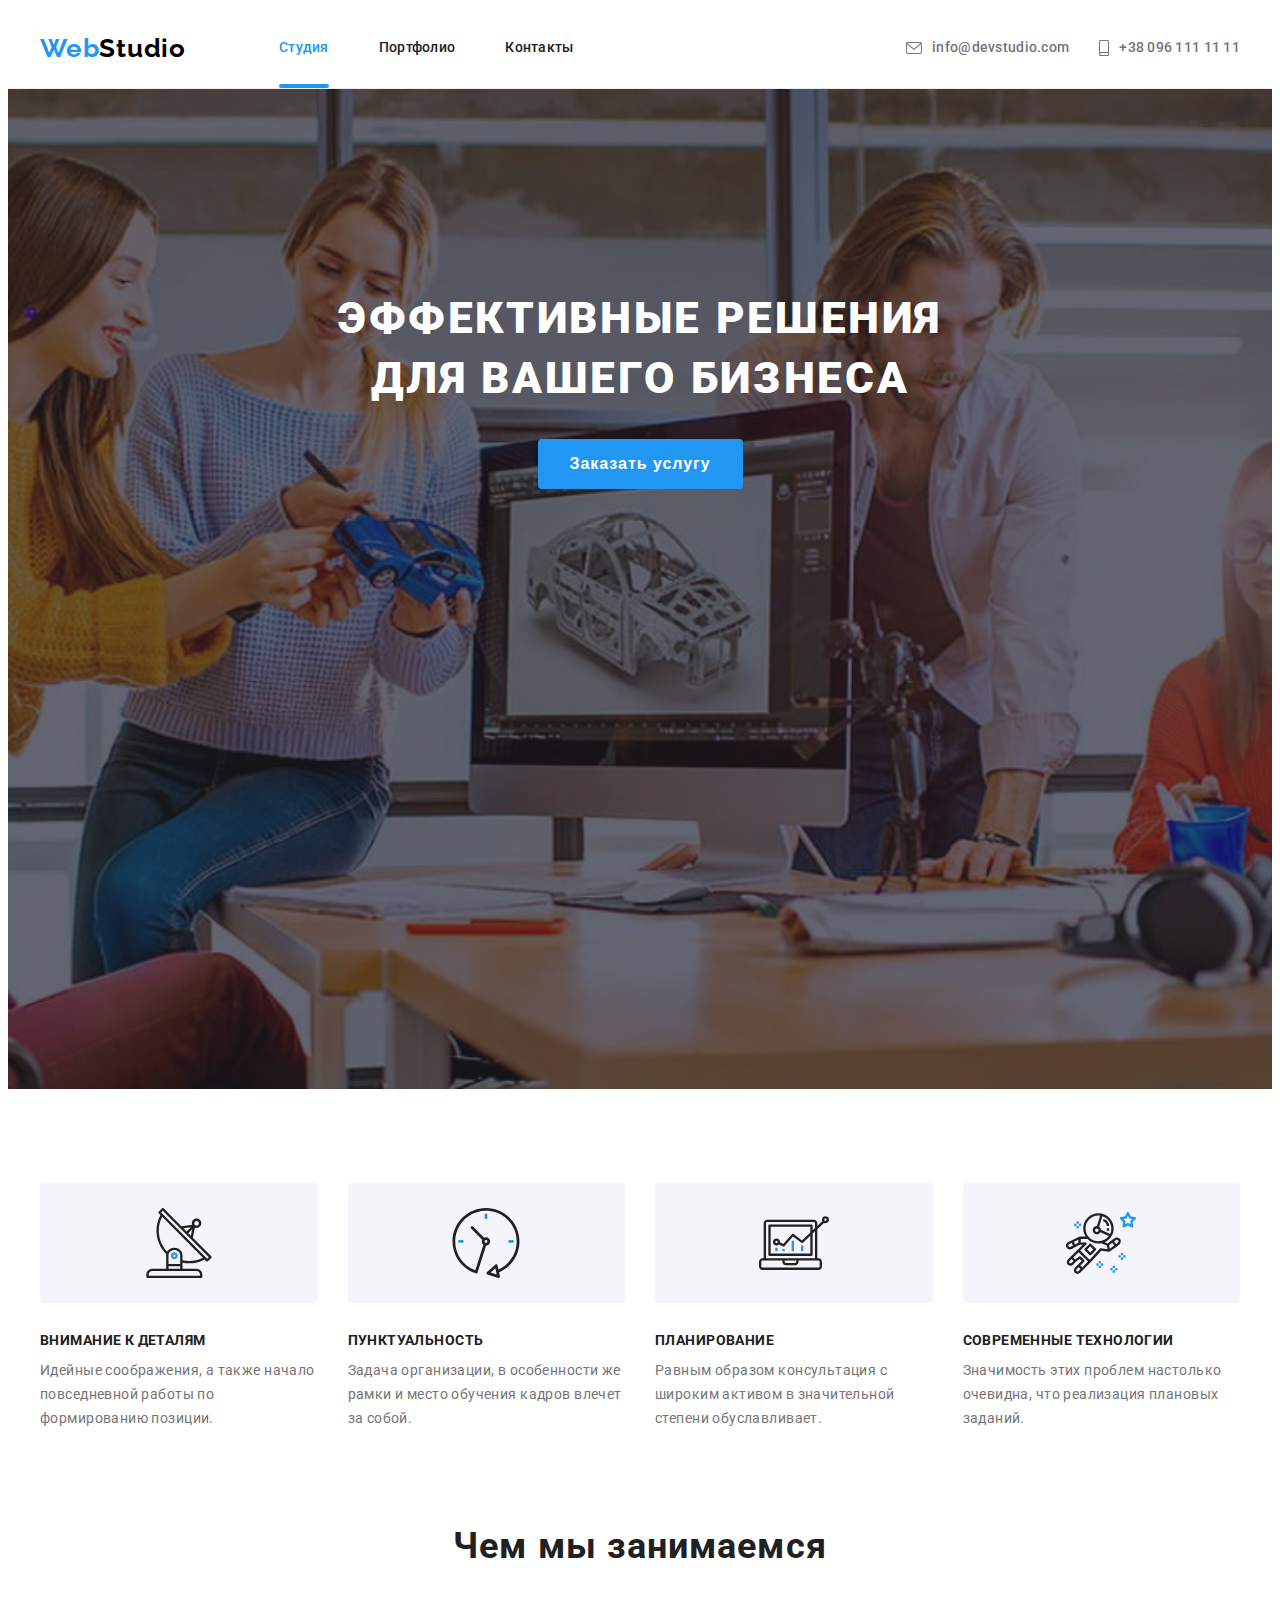
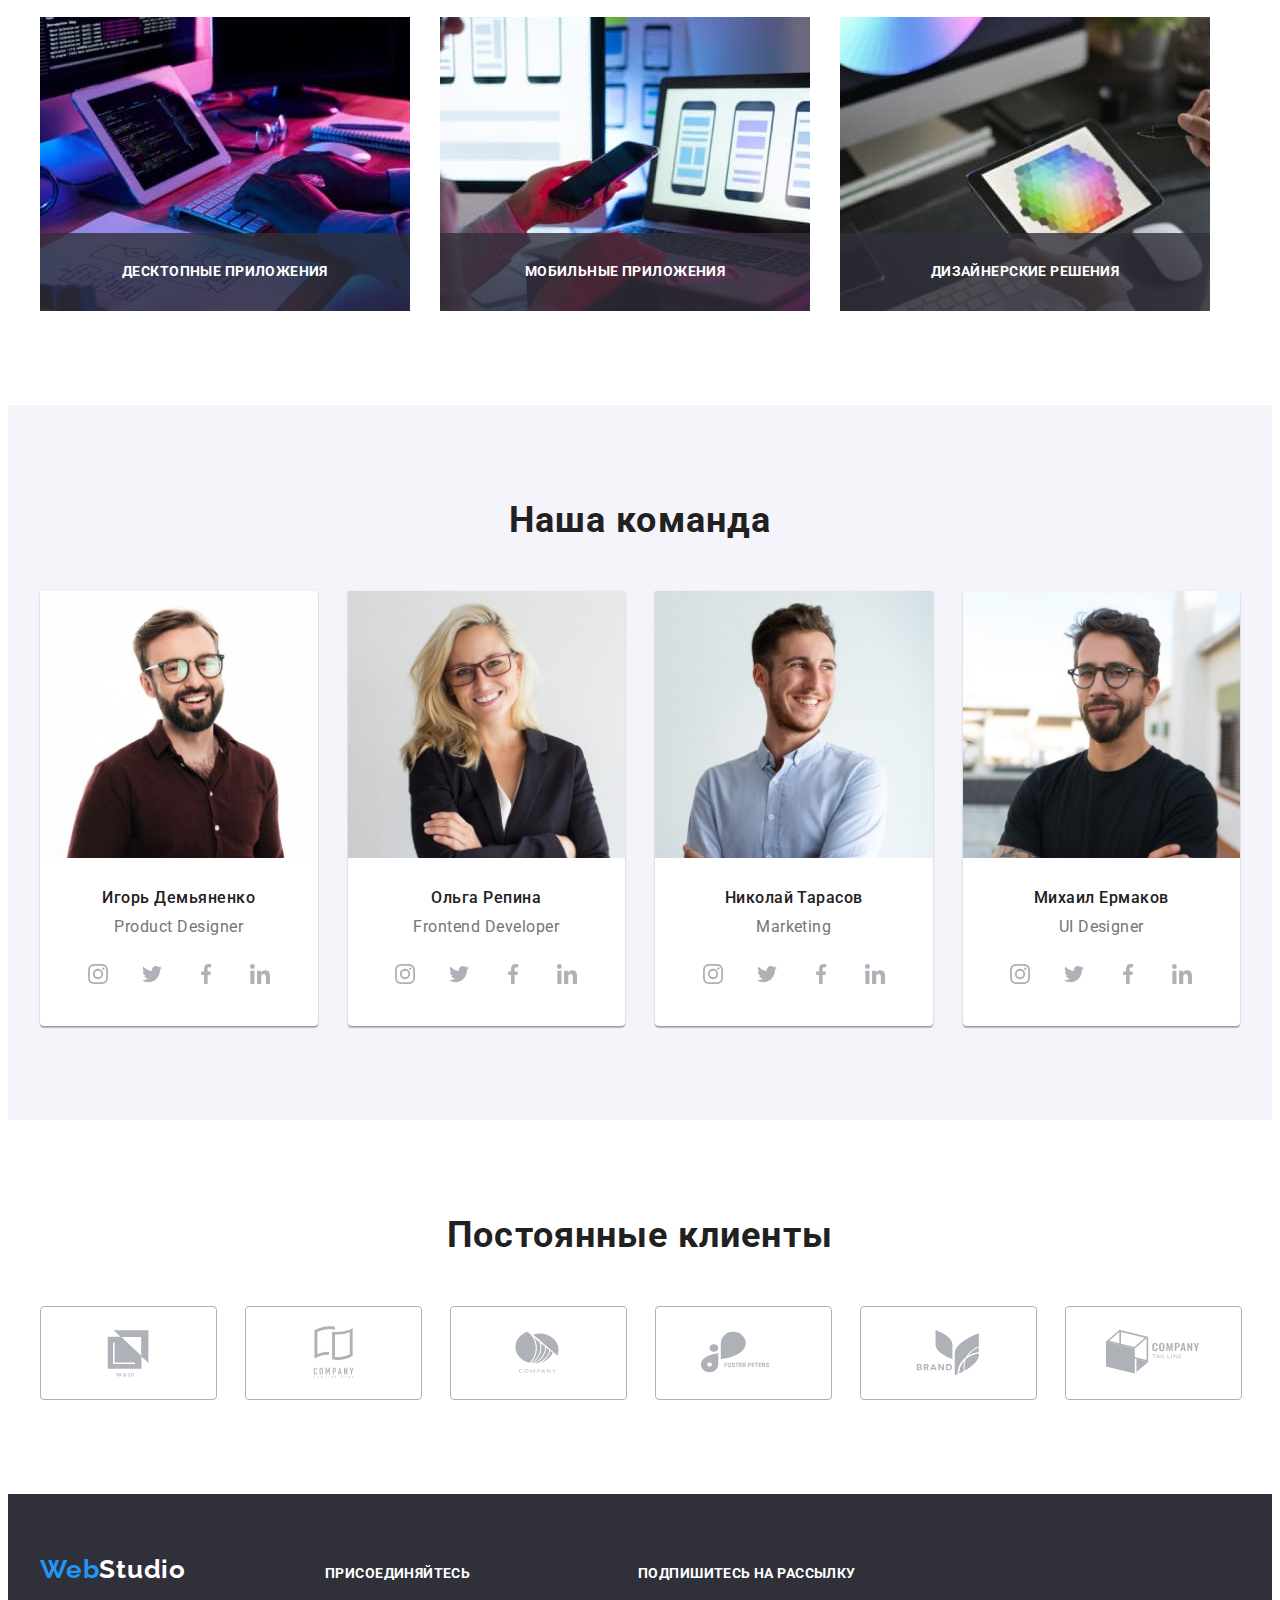
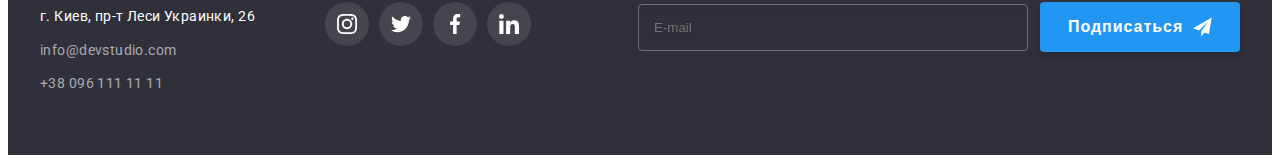
<file: index.html>
<!DOCTYPE html>
<html lang="ru">
  <head>
    <meta charset="UTF-8" />
    <meta http-equiv="X-UA-Compatible" content="IE=edge" />
    <meta name="viewport" content="width=device-width, initial-scale=1.0" />
    <title>Студия</title>
    <!-- Fonts -->
    <link rel="preconnect" href="https://fonts.googleapis.com" />
    <link rel="preconnect" href="https://fonts.gstatic.com" crossorigin />
    <link
      href="https://fonts.googleapis.com/css2?family=Raleway:wght@700&family=Roboto:wght@400;500;700;900&display=swap"
      rel="stylesheet"
    />
    <!--Normalize  -->
    <link
      rel="stylesheet"
      href="https://cdnjs.cloudflare.com/ajax/libs/modern-normalize/1.1.0/modern-normalize.min.css"
      integrity="sha512-wpPYUAdjBVSE4KJnH1VR1HeZfpl1ub8YT/NKx4PuQ5NmX2tKuGu6U/JRp5y+Y8XG2tV+wKQpNHVUX03MfMFn9Q=="
      crossorigin="anonymous"
      referrerpolicy="no-referrer"
    />
    <!-- Custom styles -->
    <link rel="stylesheet" href="./css/main.min.css" />
  </head>
  <body>
    <!--Шапка-->
    <header class="header">
      <div class="container header-container">
        <a class="logo header-logo" href="./index.html"
          >Web<span class="logo-header">Studio</span></a
        >
        <nav class="header-nav">
          <ul class="header-nav__list">
            <li class="header-nav__item">
              <a class="link header-nav__link header-nav__link--active" href="./index.html"
                >Студия</a
              >
            </li>
            <li class="header-nav__item">
              <a class="link header-nav__link" href="./portfolio.html">Портфолио</a>
            </li>
            <li class="header-nav__item">
              <a class="link header-nav__link" href="#">Контакты</a>
            </li>
          </ul>
        </nav>

        <ul class="contact">
          <li class="contact__item">
            <a class="link contact__link" href="mailto:info@devstudio.com">
              <svg class="contact__icon" width="16" height="12">
                <use href="./images/sprite.svg#icon-envelope"></use>
              </svg>
              info@devstudio.com</a
            >
          </li>
          <li class="contact__item">
            <a class="link contact__link" href="tel:+380961111111">
              <svg class="contact__icon" width="10" height="16">
                <use href="./images/sprite.svg#icon-smartphone"></use>
              </svg>
              +38 096 111 11 11</a
            >
          </li>
        </ul>

        <button
          class="menu__button"
          type="button"
          aria-expanded="false"
          aria-controls="burger-menu__container"
          data-menu-button
        >
          <svg width="40" height="40" aria-label="Переключатель мобильного миню">
            <use class="icon-close" href="./images/sprite.svg#icon-close"></use>
            <use class="icon-menu" href="./images/sprite.svg#icon-menu"></use>
          </svg>
        </button>

        <div class="menu" id="menu__container" data-menu>
          <ul class="menu__nav-list">
            <li class="menu__nav-item">
              <a class="menu__nav-link menu__nav-link--active link" href="./index.html">Студия</a>
            </li>
            <li class="menu__nav-item">
              <a class="menu__nav-link link" href="./portfolio.html">Портфолио</a>
            </li>
            <li class="menu__nav-item">
              <a class="menu__nav-link link" href="#">Контакты</a>
            </li>
          </ul>
          <ul class="menu__contact-list">
            <li class="menu__contact-item">
              <a class="link menu__contact-link--active" href="tel:+380961111111">
                +38 096 111 11 11</a
              >
            </li>
            <li class="menu__contact-item">
              <a class="link menu__contact-link" href="mailto:info@devstudio.com">
                info@devstudio.com</a
              >
            </li>
          </ul>

          <ul class="social-list__menu">
            <li class="social-list__item">
              <a href="" class="link social-list__links">Instagram</a>
            </li>
            <li class="social-list__item">
              <a href="" class="link social-list__links">Twitter</a>
            </li>
            <li class="social-list__item">
              <a href="" class="link social-list__links">Facebook</a>
            </li>
            <li class="social-list__item">
              <a href="" class="link social-list__links">LinkedIn</a>
            </li>
          </ul>
        </div>
      </div>
    </header>
    <main>
      <!--Секция герой-->
      <section class="hero">
        <div class="container">
          <h1 class="hero__title">Эффективные решения для вашего бизнеса</h1>
          <button class="btn hero__btn" type="button" data-modal-open>Заказать услугу</button>
          <div class="backdrop is-hidden" data-modal>
            <div class="modal-wrapper">
              <button class="modal-btn" data-modal-close>
                <svg class="icon-close-modal" width="11" height="11">
                  <use href="./images/sprite.svg#icon-Vector"></use>
                </svg>
              </button>
              <form class="modal-form">
                <b class="modal-text">Оставьте свои данные, мы вам перезвоним</b>
                <div class="modal-form__group">
                  <label class="modal-form__label">
                    <span class="modal-form__text">Имя</span>
                    <span class="modal-form__input-box">
                      <input class="modal-form__input" type="text" name="user-name" />
                      <svg class="modal-form__icon" width="18" height="18">
                        <use href="./images/sprite.svg#icon-person-modal"></use>
                      </svg>
                    </span>
                  </label>
                  <label class="modal-form__label">
                    <span class="modal-form__text">Телефон</span>
                    <span class="modal-form__input-box">
                      <input class="modal-form__input" type="tel" name="user-phone" />
                      <svg class="modal-form__icon" width="18" height="18">
                        <use href="./images/sprite.svg#icon-phone-modal"></use>
                      </svg>
                    </span>
                  </label>
                  <label class="modal-form__label">
                    <span class="modal-form__text">Почта</span>
                    <span class="modal-form__input-box">
                      <input class="modal-form__input" type="email" name="user-email" />
                      <svg class="modal-form__icon" width="18" height="18">
                        <use href="./images/sprite.svg#icon-email-modal"></use>
                      </svg>
                    </span>
                  </label>
                  <label class="modal-form__label-comment">
                    <span class="modal-form__text">Комментарий</span>
                    <textarea
                      class="modal-form__textarea"
                      name="user-comment"
                      placeholder="Введите текст"
                    ></textarea>
                  </label>
                  <label class="modal-form__checkbox">
                    <input class="checkbox visually-hidden" type="checkbox" name="checkbox" />
                    <span class="checked">
                      <svg class="modal-form__checked-icon" width="16" height="15">
                        <use href="./images/sprite.svg#icon-check"></use>
                      </svg>
                    </span>
                    <span class="checkbox__text">
                      Соглашаюсь с рассылкой и принимаю
                      <a class="modal-form__link" href="" target="_blank" rel="noopener norefferer"
                        >Условия договора</a
                      >
                    </span>
                  </label>
                  <button class="modal-submit btn" type="submit">Отправить</button>
                </div>
              </form>
            </div>
          </div>
        </div>
      </section>
      <!--Секция особенности-->
      <section class="benefits section">
        <div class="container">
          <h2 class="benefits-heading visually-hidden">Особенности</h2>
          <ul class="benefits__list">
            <li class="benefits__item">
              <div class="benefits__icon">
                <svg width="70" height="70">
                  <use href="./images/sprite.svg#icon-antenna"></use>
                </svg>
              </div>
              <h3 class="benefits__title">Внимание к деталям</h3>
              <p class="benefits__text">
                Идейные соображения, а также начало повседневной работы по формированию позиции.
              </p>
            </li>
            <li class="benefits__item">
              <div class="benefits__icon">
                <svg width="70" height="70">
                  <use href="./images/sprite.svg#icon-clock"></use>
                </svg>
              </div>
              <h3 class="benefits__title">Пунктуальность</h3>
              <p class="benefits__text">
                Задача организации, в особенности же рамки и место обучения кадров влечет за собой.
              </p>
            </li>
            <li class="benefits__item">
              <div class="benefits__icon">
                <svg width="70" height="70">
                  <use href="./images/sprite.svg#icon-diagram"></use>
                </svg>
              </div>
              <h3 class="benefits__title">Планирование</h3>
              <p class="benefits__text">
                Равным образом консультация с широким активом в значительной степени обуславливает.
              </p>
            </li>
            <li class="benefits__item">
              <div class="benefits__icon">
                <svg width="70" height="70">
                  <use href="./images/sprite.svg#icon-astronaut"></use>
                </svg>
              </div>
              <h3 class="benefits__title">Современные технологии</h3>
              <p class="benefits__text">
                Значимость этих проблем настолько очевидна, что реализация плановых заданий.
              </p>
            </li>
          </ul>
        </div>
      </section>
      <!--Чем занимаемся-->
      <section class="work section">
        <div class="container">
          <h2 class="work__title">Чем мы занимаемся</h2>
          <ul class="work__list">
            <li class="work__item">
              <img
                srcset="./images/work/box-1.jpg 1x, ./images/work/box-1@2x.jpg 2x"
                src="./images/work/box-1.jpg"
                alt="на компьютере"
                width="370"
                height="294"
              />
              <div class="work__lable">
                <h3 class="work__subtitle">Десктопные приложения</h3>
              </div>
            </li>
            <li class="work__item">
              <img
                srcset="./images/work/box-2.jpg 1x, ./images/work/box-2@2x.jpg 2x"
                src="./images/work/box-2.jpg"
                alt="на ноутбуке"
                width="370"
                height="294"
              />
              <div class="work__lable">
                <h3 class="work__subtitle">Мобильные приложения</h3>
              </div>
            </li>
            <li class="work__item">
              <img
                srcset="./images/work/box-3.jpg 1x, ./images/work/box-3@2x.jpg 2x"
                src="./images/work/box-3.jpg"
                alt="на планшете"
                width="370"
                height="294"
              />
              <div class="work__lable">
                <h3 class="work__subtitle">Дизайнерские решения</h3>
              </div>
            </li>
          </ul>
        </div>
      </section>
      <!--Наша команда-->
      <section class="team section">
        <div class="container">
          <h2 class="team__title">Наша команда</h2>
          <ul class="team__list">
            <li class="team__item">
              <picture>
                <source
                  srcset="./images/our-team/team-1_lg.jpg 1x, ./images/our-team/team-1_lg@2x.jpg 2x"
                  media="(min-width: 1200px)"
                />
                <source
                  srcset="./images/our-team/team-1_md.jpg 1x, ./images/our-team/team-1_md@2x.jpg 2x"
                  media="(min-width: 768px)"
                />
                <source
                  srcset="./images/our-team/team-1_sm.jpg 1x, ./images/our-team/team-1_sm@2x.jpg 2x"
                  media="(max-width: 767px)"
                />
                <img
                  class="team__img"
                  src="./images/our-team/team-1_sm.jpg"
                  alt="Игорь Демьяненко"
                  width="450"
                />
              </picture>

              <div class="team__card">
                <h3 class="team__subtitle">Игорь Демьяненко</h3>
                <p class="team__text" lang="en">Product Designer</p>
                <ul class="team__socials-list">
                  <li class="team__socials-item">
                    <a
                      class="team__socials-link link"
                      href=""
                      target="_blank"
                      rel="noopener noreferrer"
                      aria-label="иконка Instagram"
                    >
                      <svg class="team__socials-icon" width="20" height="20">
                        <use href="./images/sprite.svg#icon-instagram"></use>
                      </svg>
                    </a>
                  </li>
                  <li class="team__socials-item">
                    <a
                      class="team__socials-link link"
                      href=""
                      target="_blank"
                      rel="noopener noreferrer"
                      aria-label="иконка Twitter"
                    >
                      <svg class="team__socials-icon" width="20" height="20">
                        <use href="./images/sprite.svg#icon-twitter"></use>
                      </svg>
                    </a>
                  </li>
                  <li class="team__socials-item">
                    <a
                      class="team__socials-link link"
                      href=""
                      target="_blank"
                      rel="noopener noreferrer"
                      aria-label="иконка Facebook"
                    >
                      <svg class="team__socials-icon" width="20" height="20">
                        <use href="./images/sprite.svg#icon-facebook"></use>
                      </svg>
                    </a>
                  </li>
                  <li class="team__socials-item">
                    <a
                      class="team__socials-link link"
                      href=""
                      target="_blank"
                      rel="noopener noreferrer"
                      aria-label="иконка Linkedin"
                    >
                      <svg class="team__socials-icon" width="20" height="20">
                        <use href="./images/sprite.svg#icon-linkedin"></use>
                      </svg>
                    </a>
                  </li>
                </ul>
              </div>
            </li>
            <li class="team__item">
              <picture>
                <source
                  srcset="./images/our-team/team-2_lg.jpg 1x, ./images/our-team/team-2_lg@2x.jpg 2x"
                  media="(min-width: 1200px)"
                />
                <source
                  srcset="./images/our-team/team-2_md.jpg 1x, ./images/our-team/team-2_md@2x.jpg 2x"
                  media="(min-width: 768px)"
                />
                <source
                  srcset="./images/our-team/team-2_sm.jpg 1x, ./images/our-team/team-2_sm@2x.jpg 2x"
                  media="(max-width: 767px)"
                />
                <img
                  class="team__img"
                  src="./images/our-team/team-2_sm.jpg"
                  alt="Ольга Репина"
                  width="450"
                />
              </picture>
              <div class="team__card">
                <h3 class="team__subtitle">Ольга Репина</h3>
                <p class="team__text" lang="en">Frontend Developer</p>
                <ul class="team__socials-list">
                  <li class="team__socials-item">
                    <a
                      class="team__socials-link link"
                      href=""
                      target="_blank"
                      rel="noopener noreferrer"
                      aria-label="иконка Instagram"
                    >
                      <svg class="team__socials-icon" width="20" height="20">
                        <use href="./images/sprite.svg#icon-instagram"></use>
                      </svg>
                    </a>
                  </li>
                  <li class="team__socials-item">
                    <a
                      class="team__socials-link link"
                      href=""
                      target="_blank"
                      rel="noopener noreferrer"
                      aria-label="иконка Twitter"
                    >
                      <svg class="team__socials-icon" width="20" height="20">
                        <use href="./images/sprite.svg#icon-twitter"></use>
                      </svg>
                    </a>
                  </li>
                  <li class="team__socials-item">
                    <a
                      class="team__socials-link link"
                      href=""
                      target="_blank"
                      rel="noopener noreferrer"
                      aria-label="иконка Facebook"
                    >
                      <svg class="team__socials-icon" width="20" height="20">
                        <use href="./images/sprite.svg#icon-facebook"></use>
                      </svg>
                    </a>
                  </li>
                  <li class="team__socials-item">
                    <a
                      class="team__socials-link link"
                      href=""
                      target="_blank"
                      rel="noopener noreferrer"
                      aria-label="иконка Linkedin"
                    >
                      <svg class="team__socials-icon" width="20" height="20">
                        <use href="./images/sprite.svg#icon-linkedin"></use>
                      </svg>
                    </a>
                  </li>
                </ul>
              </div>
            </li>
            <li class="team__item">
              <picture>
                <source
                  srcset="./images/our-team/team-3_lg.jpg 1x, ./images/our-team/team-3_lg@2x.jpg 2x"
                  media="(min-width: 1200px)"
                />
                <source
                  srcset="./images/our-team/team-3_md.jpg 1x, ./images/our-team/team-3_md@2x.jpg 2x"
                  media="(min-width: 768px)"
                />
                <source
                  srcset="./images/our-team/team-3_sm.jpg 1x, ./images/our-team/team-3_sm@2x.jpg 2x"
                  media="(max-width: 767px)"
                />
                <img
                  class="team__img"
                  src="./images/our-team/team-3_sm.jpg"
                  alt="Николай Тарасов"
                  width="450"
                />
              </picture>

              <div class="team__card">
                <h3 class="team__subtitle">Николай Тарасов</h3>
                <p class="team__text" lang="en">Marketing</p>
                <ul class="team__socials-list">
                  <li class="team__socials-item">
                    <a
                      class="team__socials-link link"
                      href=""
                      target="_blank"
                      rel="noopener noreferrer"
                      aria-label="иконка Instagram"
                    >
                      <svg class="team__socials-icon" width="20" height="20">
                        <use href="./images/sprite.svg#icon-instagram"></use>
                      </svg>
                    </a>
                  </li>
                  <li class="team__socials-item">
                    <a
                      class="team__socials-link link"
                      href=""
                      target="_blank"
                      rel="noopener noreferrer"
                      aria-label="иконка Twitter"
                    >
                      <svg class="team__socials-icon" width="20" height="20">
                        <use href="./images/sprite.svg#icon-twitter"></use>
                      </svg>
                    </a>
                  </li>
                  <li class="team__socials-item">
                    <a
                      class="team__socials-link link"
                      href=""
                      target="_blank"
                      rel="noopener noreferrer"
                      aria-label="иконка Facebook"
                    >
                      <svg class="team__socials-icon" width="20" height="20">
                        <use href="./images/sprite.svg#icon-facebook"></use>
                      </svg>
                    </a>
                  </li>
                  <li class="team__socials-item">
                    <a
                      class="team__socials-link link"
                      href=""
                      target="_blank"
                      rel="noopener noreferrer"
                      aria-label="иконка Linkedin"
                    >
                      <svg class="team__socials-icon" width="20" height="20">
                        <use href="./images/sprite.svg#icon-linkedin"></use>
                      </svg>
                    </a>
                  </li>
                </ul>
              </div>
            </li>
            <li class="team__item">
              <picture>
                <source
                  srcset="./images/our-team/team-4_lg.jpg 1x, ./images/our-team/team-4_lg@2x.jpg 2x"
                  media="(min-width: 1200px)"
                />
                <source
                  srcset="./images/our-team/team-4_md.jpg 1x, ./images/our-team/team-4_md@2x.jpg 2x"
                  media="(min-width: 768px)"
                />
                <source
                  srcset="./images/our-team/team-4_sm.jpg 1x, ./images/our-team/team-4_sm@2x.jpg 2x"
                  media="(max-width: 767px)"
                />
                <img
                  class="team__img"
                  src="./images/our-team/team-4_sm.jpg"
                  alt="Михаил Ермаков"
                  width="450"
                />
              </picture>

              <div class="team__card">
                <h3 class="team__subtitle">Михаил Ермаков</h3>
                <p class="team__text" lang="en">UI Designer</p>
                <ul class="team__socials-list">
                  <li class="team__socials-item">
                    <a
                      class="team__socials-link link"
                      href=""
                      target="_blank"
                      rel="noopener noreferrer"
                      aria-label="иконка Instagram"
                    >
                      <svg class="team__socials-icon" width="20" height="20">
                        <use href="./images/sprite.svg#icon-instagram"></use>
                      </svg>
                    </a>
                  </li>
                  <li class="team__socials-item">
                    <a
                      class="team__socials-link link"
                      href=""
                      target="_blank"
                      rel="noopener noreferrer"
                      aria-label="иконка Twitter"
                    >
                      <svg class="team__socials-icon" width="20" height="20">
                        <use href="./images/sprite.svg#icon-twitter"></use>
                      </svg>
                    </a>
                  </li>
                  <li class="team__socials-item">
                    <a
                      class="team__socials-link link"
                      href=""
                      target="_blank"
                      rel="noopener noreferrer"
                      aria-label="иконка Facebook"
                    >
                      <svg class="team__socials-icon" width="20" height="20">
                        <use href="./images/sprite.svg#icon-facebook"></use>
                      </svg>
                    </a>
                  </li>
                  <li class="team__socials-item">
                    <a
                      class="team__socials-link link"
                      href=""
                      target="_blank"
                      rel="noopener noreferrer"
                      aria-label="иконка Linkedin"
                    >
                      <svg class="team__socials-icon" width="20" height="20">
                        <use href="./images/sprite.svg#icon-linkedin"></use>
                      </svg>
                    </a>
                  </li>
                </ul>
              </div>
            </li>
          </ul>
        </div>
      </section>
      <!-- Клиенты -->
      <section class="section">
        <div class="container clients">
          <h2 class="clients__title">Постоянные клиенты</h2>
          <ul class="clients__list list">
            <li class="clients__item">
              <a class="clients__link" href="">
                <svg class="clients__icon" width="106" height="60">
                  <use href="./images/sprite.svg#icon-logo-1"></use>
                </svg>
              </a>
            </li>
            <li class="clients__item">
              <a class="clients__link" href="">
                <svg class="clients__icon" width="106" height="60">
                  <use href="./images/sprite.svg#icon-logo-2"></use>
                </svg>
              </a>
            </li>
            <li class="clients__item">
              <a class="clients__link" href="">
                <svg class="clients__icon" width="106" height="60">
                  <use href="./images/sprite.svg#icon-logo-3"></use>
                </svg>
              </a>
            </li>
            <li class="clients__item">
              <a class="clients__link" href="">
                <svg class="clients__icon" width="106" height="60">
                  <use href="./images/sprite.svg#icon-logo-4"></use>
                </svg>
              </a>
            </li>
            <li class="clients__item">
              <a class="clients__link" href="">
                <svg class="clients__icon" width="106" height="60">
                  <use href="./images/sprite.svg#icon-logo-5"></use>
                </svg>
              </a>
            </li>
            <li class="clients__item">
              <a class="clients__link" href="">
                <svg class="clients__icon" width="106" height="60">
                  <use href="./images/sprite.svg#icon-logo-6"></use>
                </svg>
              </a>
            </li>
          </ul>
        </div>
      </section>
    </main>
    <!--Подвал сайта-->
    <footer class="footer">
      <div class="container main-footer">
        <div class="container__footer-flex">
          <address class="address">
            <a class="logo main-logo" href="./index.html"
              >Web<span class="logo-footer">Studio</span></a
            >
            <ul class="address-list">
              <li class="address-item">
                <a
                  class="link link-map"
                  href="https://goo.gl/maps/HJ8D9eP6oZ5U4RdWA"
                  target="_blank"
                  rel="noopener noreferrer"
                >
                  г. Киев, пр-т Леси Украинки, 26</a
                >
              </li>
              <li class="address-item">
                <a class="link" href="mailto:info@devstudio.com">info@devstudio.com</a>
              </li>
              <li class="address-item">
                <a class="link" href="tel:+380961111111">+38 096 111 11 11</a>
              </li>
            </ul>
          </address>
          <div class="join-block">
            <h3 class="join-title">присоединяйтесь</h3>
            <ul class="socials list">
              <li class="item">
                <a class="link" href="">
                  <svg class="icon" width="20" height="20">
                    <use href="./images/sprite.svg#icon-instagram"></use>
                  </svg>
                </a>
              </li>
              <li class="item">
                <a class="link" href="">
                  <svg class="icon" width="20" height="20">
                    <use href="./images/sprite.svg#icon-twitter"></use>
                  </svg>
                </a>
              </li>
              <li class="item">
                <a class="link" href="">
                  <svg class="icon" width="20" height="20">
                    <use href="./images/sprite.svg#icon-facebook"></use>
                  </svg>
                </a>
              </li>
              <li class="item">
                <a class="link" href="">
                  <svg class="icon" width="20" height="20">
                    <use href="./images/sprite.svg#icon-linkedin"></use>
                  </svg>
                </a>
              </li>
            </ul>
          </div>
        </div>

        <form class="subscribe-block">
          <h3 class="subscribe-titel">Подпишитесь на рассылку</h3>
          <div class="subscribe-content">
            <input type="email" name="email" placeholder="E-mail" />
            <button class="subscribe-btn btn" type="submit">
              Подписаться
              <svg class="subscribe-icon" width="24" height="24">
                <use href="./images/sprite.svg#icon-send-footer"></use>
              </svg>
            </button>
          </div>
        </form>
      </div>
    </footer>

    <script src="./js/modal.js"></script>
    <script src="./js/menu.js"></script>
  </body>
</html>
</file>
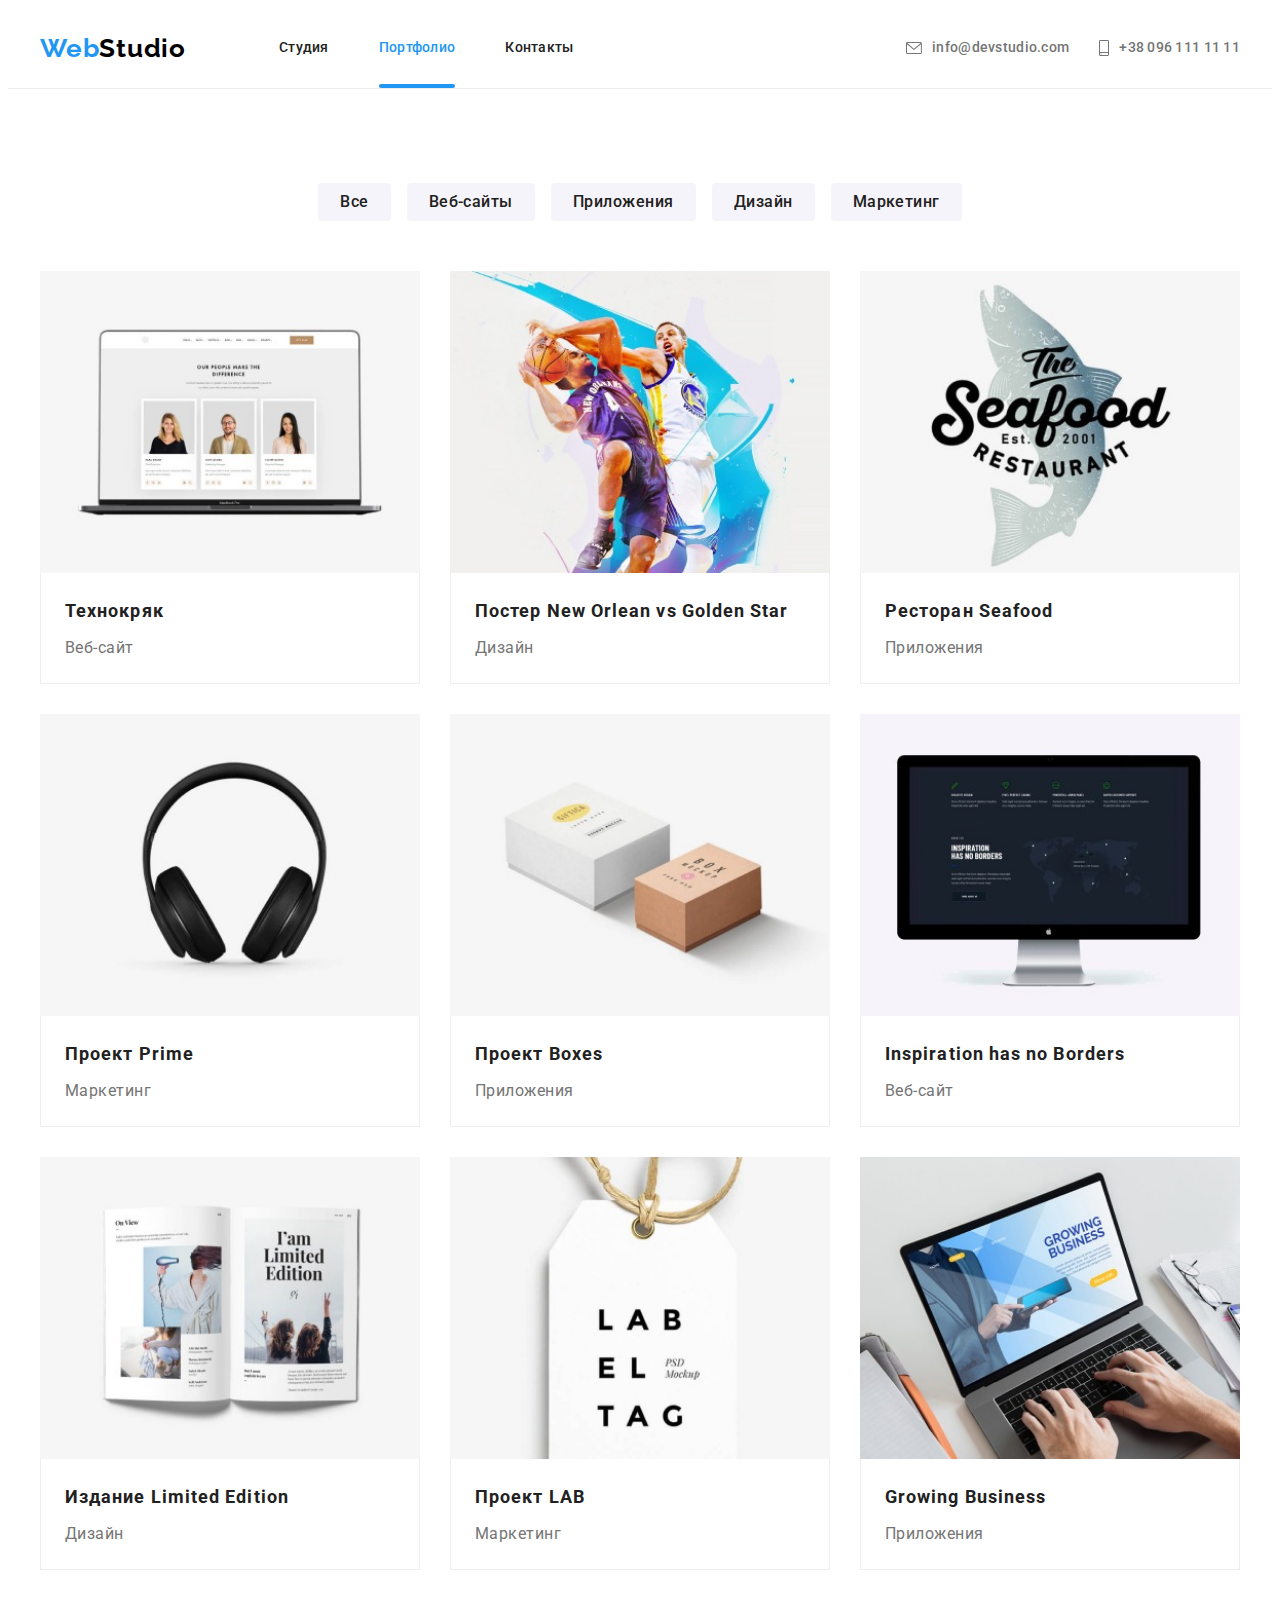
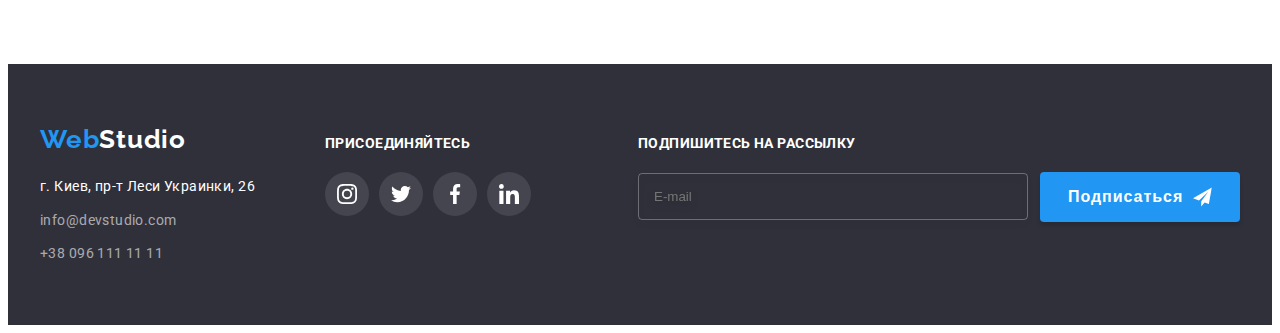
<file: portfolio.html>
<!DOCTYPE html>
<html lang="ru">
  <head>
    <meta charset="UTF-8" />
    <meta http-equiv="X-UA-Compatible" content="IE=edge" />
    <meta name="viewport" content="width=device-width, initial-scale=1.0" />
    <title>Портфолио</title>
    <!-- Fonts -->
    <link rel="preconnect" href="https://fonts.googleapis.com" />
    <link rel="preconnect" href="https://fonts.gstatic.com" crossorigin />
    <link
      href="https://fonts.googleapis.com/css2?family=Raleway:wght@700&family=Roboto:wght@400;500;700;900&display=swap"
      rel="stylesheet"
    />
    <!--Normalize  -->
    <link
      rel="stylesheet"
      href="https://cdnjs.cloudflare.com/ajax/libs/modern-normalize/1.1.0/modern-normalize.min.css"
      integrity="sha512-wpPYUAdjBVSE4KJnH1VR1HeZfpl1ub8YT/NKx4PuQ5NmX2tKuGu6U/JRp5y+Y8XG2tV+wKQpNHVUX03MfMFn9Q=="
      crossorigin="anonymous"
      referrerpolicy="no-referrer"
    />
    <!-- Custom styles -->
    <link rel="stylesheet" href="./css/main.min.css" />
  </head>
  <body>
    <!--Шапка-->
    <header class="header">
      <div class="container header-container">
        <a class="logo header-logo" href="./index.html"
          >Web<span class="logo-header">Studio</span></a
        >
        <nav class="header-nav">
          <ul class="header-nav__list">
            <li class="header-nav__item">
              <a class="link header-nav__link" href="./index.html">Студия</a>
            </li>
            <li class="header-nav__item">
              <a class="link header-nav__link header-nav__link--active" href="./portfolio.html"
                >Портфолио</a
              >
            </li>
            <li class="header-nav__item">
              <a class="link header-nav__link" href="#">Контакты</a>
            </li>
          </ul>
        </nav>

        <ul class="contact">
          <li class="contact__item">
            <a class="link contact__link" href="mailto:info@devstudio.com">
              <svg class="contact__icon" width="16" height="12">
                <use href="./images/sprite.svg#icon-envelope"></use>
              </svg>
              info@devstudio.com</a
            >
          </li>
          <li class="contact__item">
            <a class="link contact__link" href="tel:+380961111111">
              <svg class="contact__icon" width="10" height="16">
                <use href="./images/sprite.svg#icon-smartphone"></use>
              </svg>
              +38 096 111 11 11</a
            >
          </li>
        </ul>

        <button
          class="menu__button"
          type="button"
          aria-expanded="false"
          aria-controls="burger-menu__container"
          data-menu-button
        >
          <svg width="40" height="40" aria-label="Переключатель мобильного миню">
            <use class="icon-close" href="./images/sprite.svg#icon-close"></use>
            <use class="icon-menu" href="./images/sprite.svg#icon-menu"></use>
          </svg>
        </button>

        <div class="menu" id="menu__container" data-menu>
          <ul class="menu__nav-list">
            <li class="menu__nav-item">
              <a class="menu__nav-link link" href="./index.html">Студия</a>
            </li>
            <li class="menu__nav-item">
              <a class="menu__nav-link menu__nav-link--active link" href="./portfolio.html"
                >Портфолио</a
              >
            </li>
            <li class="menu__nav-item">
              <a class="menu__nav-link link" href="#">Контакты</a>
            </li>
          </ul>
          <ul class="menu__contact-list">
            <li class="menu__contact-item">
              <a class="link menu__contact-link--active" href="tel:+380961111111">
                +38 096 111 11 11</a
              >
            </li>
            <li class="menu__contact-item">
              <a class="link menu__contact-link" href="mailto:info@devstudio.com">
                info@devstudio.com</a
              >
            </li>
          </ul>

          <ul class="social-list__menu">
            <li class="social-list__item">
              <a href="" class="link social-list__links">Instagram</a>
            </li>
            <li class="social-list__item">
              <a href="" class="link social-list__links">Twitter</a>
            </li>
            <li class="social-list__item">
              <a href="" class="link social-list__links">Facebook</a>
            </li>
            <li class="social-list__item">
              <a href="" class="link social-list__links">LinkedIn</a>
            </li>
          </ul>
        </div>
      </div>
    </header>
    <!--Портфолио-->
    <main>
      <section class="gallery">
        <div class="container">
          <h1 class="section-title visually-hidden">Кнопки-фильтр</h1>
          <ul class="filter-list">
            <li class="filter-item"><button class="gallery-btn" type="button">Все</button></li>
            <li class="filter-item">
              <button class="gallery-btn" type="button">Веб-сайты</button>
            </li>
            <li class="filter-item">
              <button class="gallery-btn" type="button">Приложения</button>
            </li>
            <li class="filter-item"><button class="gallery-btn" type="button">Дизайн</button></li>
            <li class="filter-item">
              <button class="gallery-btn" type="button">Маркетинг</button>
            </li>
          </ul>
          <h2 class="section-title visually-hidden">Галерея</h2>
          <ul class="gallery-list">
            <li class="gallery-item">
              <a class="link" href="">
                <div class="card-img">
                  <picture>
                    <source
                      srcset="
                        ./images/portfolio/img-1_lg.jpg    1x,
                        ./images/portfolio/img-1_lg@2x.jpg 2x
                      "
                      media="(min-width: 1200px)"
                    />
                    <source
                      srcset="
                        ./images/portfolio/img-1_md.jpg    1x,
                        ./images/portfolio/img-1_md@2x.jpg 2x
                      "
                      media="(min-width: 768px)"
                    />
                    <source
                      srcset="
                        ./images/portfolio/img-1_sm.jpg    1x,
                        ./images/portfolio/img-1_sm@2x.jpg 2x
                      "
                      media="(max-width: 767px)"
                    />
                    <img
                      class="gallery-img"
                      src="./images/portfolio/img-1_sm.jpg"
                      alt="ноутбук с изображением"
                      width="370"
                    />
                  </picture>
                  <p class="overlay-text">
                    Ресурс предлагает комплексные предложения с разным уровнем функционала и
                    сервисов. Все это позволит посетителю получить исчерпывающие сведения о компании
                    или частном лице.
                  </p>
                </div>
                <div class="gallery-card">
                  <h3 class="gallery-title">Технокряк</h3>
                  <p class="gallery-text">Веб-сайт</p>
                </div>
              </a>
            </li>
            <li class="gallery-item">
              <a class="link" href="">
                <div class="card-img">
                  <picture>
                    <source
                      srcset="
                        ./images/portfolio/img-2_lg.jpg    1x,
                        ./images/portfolio/img-2_lg@2x.jpg 2x
                      "
                      media="(min-width: 1200px)"
                    />
                    <source
                      srcset="
                        ./images/portfolio/img-2_md.jpg    1x,
                        ./images/portfolio/img-2_md@2x.jpg 2x
                      "
                      media="(min-width: 768px)"
                    />
                    <source
                      srcset="
                        ./images/portfolio/img-2_sm.jpg    1x,
                        ./images/portfolio/img-2_sm@2x.jpg 2x
                      "
                      media="(max-width: 767px)"
                    />
                    <img
                      class="gallery-img"
                      src="./images/portfolio/img-2_sm.jpg"
                      alt="два басткетболиста"
                      width="370"
                    />
                  </picture>
                  
                  <p class="overlay-text">
                    Ресурс предлагает комплексные предложения с разным уровнем функционала и
                    сервисов. Все это позволит посетителю получить исчерпывающие сведения о компании
                    или частном лице.
                  </p>
                </div>
                <div class="gallery-card">
                  <h3 class="gallery-title">Постер New Orlean vs Golden Star</h3>
                  <p class="gallery-text">Дизайн</p>
                </div>
              </a>
            </li>
            <li class="gallery-item">
              <a class="link" href="">
                <div class="card-img">
                  <picture>
                    <source
                      srcset="
                        ./images/portfolio/img-3_lg.jpg    1x,
                        ./images/portfolio/img-3_lg@2x.jpg 2x
                      "
                      media="(min-width: 1200px)"
                    />
                    <source
                      srcset="
                        ./images/portfolio/img-3_md.jpg    1x,
                        ./images/portfolio/img-3_md@2x.jpg 2x
                      "
                      media="(min-width: 768px)"
                    />
                    <source
                      srcset="
                        ./images/portfolio/img-3_sm.jpg    1x,
                        ./images/portfolio/img-3_sm@2x.jpg 2x
                      "
                      media="(max-width: 767px)"
                    />
                    <img
                      class="gallery-img"
                      src="./images/portfolio/img-3_sm.jpg"
                      alt="логотип рыбы"
                      width="370"
                    />
                  </picture>
                 
                  <p class="overlay-text">
                    Ресурс предлагает комплексные предложения с разным уровнем функционала и
                    сервисов. Все это позволит посетителю получить исчерпывающие сведения о компании
                    или частном лице.
                  </p>
                </div>
                <div class="gallery-card">
                  <h3 class="gallery-title">Ресторан Seafood</h3>
                  <p class="gallery-text">Приложения</p>
                </div>
              </a>
            </li>
            <li class="gallery-item">
              <a class="link" href="">
                <div class="card-img">
                  <picture>
                    <source
                      srcset="
                        ./images/portfolio/img-4_lg.jpg    1x,
                        ./images/portfolio/img-4_lg@2x.jpg 2x
                      "
                      media="(min-width: 1200px)"
                    />
                    <source
                      srcset="
                        ./images/portfolio/img-4_md.jpg    1x,
                        ./images/portfolio/img-4_md@2x.jpg 2x
                      "
                      media="(min-width: 768px)"
                    />
                    <source
                      srcset="
                        ./images/portfolio/img-4_sm.jpg    1x,
                        ./images/portfolio/img-4_sm@2x.jpg 2x
                      "
                      media="(max-width: 767px)"
                    />
                    <img
                      class="gallery-img"
                      src="./images/portfolio/img-4_sm.jpg"
                      alt="наушники"
                      width="370"
                    />
                  </picture>
                  
                  <p class="overlay-text">
                    Ресурс предлагает комплексные предложения с разным уровнем функционала и
                    сервисов. Все это позволит посетителю получить исчерпывающие сведения о компании
                    или частном лице.
                  </p>
                </div>
                <div class="gallery-card">
                  <h3 class="gallery-title">Проект Prime</h3>
                  <p class="gallery-text">Маркетинг</p>
                </div>
              </a>
            </li>
            <li class="gallery-item">
              <a class="link" href="">
                <div class="card-img">
                  <picture>
                    <source
                      srcset="
                        ./images/portfolio/img-5_lg.jpg    1x,
                        ./images/portfolio/img-5_lg@2x.jpg 2x
                      "
                      media="(min-width: 1200px)"
                    />
                    <source
                      srcset="
                        ./images/portfolio/img-5_md.jpg    1x,
                        ./images/portfolio/img-5_md@2x.jpg 2x
                      "
                      media="(min-width: 768px)"
                    />
                    <source
                      srcset="
                        ./images/portfolio/img-5_sm.jpg    1x,
                        ./images/portfolio/img-5_sm@2x.jpg 2x
                      "
                      media="(max-width: 767px)"
                    />
                    <img
                      class="gallery-img"
                      src="./images/portfolio/img-5_sm.jpg"
                      alt="две коробки"
                      width="370"
                    />
                  </picture>
                  
                  <p class="overlay-text">
                    Ресурс предлагает комплексные предложения с разным уровнем функционала и
                    сервисов. Все это позволит посетителю получить исчерпывающие сведения о компании
                    или частном лице.
                  </p>
                </div>
                <div class="gallery-card">
                  <h3 class="gallery-title">Проект Boxes</h3>
                  <p class="gallery-text">Приложения</p>
                </div>
              </a>
            </li>
            <li class="gallery-item">
              <a class="link" href="">
                <div class="card-img">
                  <picture>
                    <source
                      srcset="
                        ./images/portfolio/img-6_lg.jpg    1x,
                        ./images/portfolio/img-6_lg@2x.jpg 2x
                      "
                      media="(min-width: 1200px)"
                    />
                    <source
                      srcset="
                        ./images/portfolio/img-6_md.jpg    1x,
                        ./images/portfolio/img-6_md@2x.jpg 2x
                      "
                      media="(min-width: 768px)"
                    />
                    <source
                      srcset="
                        ./images/portfolio/img-6_sm.jpg    1x,
                        ./images/portfolio/img-6_sm@2x.jpg 2x
                      "
                      media="(max-width: 767px)"
                    />
                    <img
                      class="gallery-img"
                      src="./images/portfolio/img-6_sm.jpg"
                      alt="монитор"
                      width="370"
                    />
                  </picture>
                  
                  <p class="overlay-text">
                    Ресурс предлагает комплексные предложения с разным уровнем функционала и
                    сервисов. Все это позволит посетителю получить исчерпывающие сведения о компании
                    или частном лице.
                  </p>
                </div>
                <div class="gallery-card">
                  <h3 class="gallery-title">Inspiration has no Borders</h3>
                  <p class="gallery-text">Веб-сайт</p>
                </div>
              </a>
            </li>
            <li class="gallery-item">
              <a class="link" href="">
                <div class="card-img">
                  <picture>
                    <source
                      srcset="
                        ./images/portfolio/img-7_lg.jpg    1x,
                        ./images/portfolio/img-7_lg@2x.jpg 2x
                      "
                      media="(min-width: 1200px)"
                    />
                    <source
                      srcset="
                        ./images/portfolio/img-7_md.jpg    1x,
                        ./images/portfolio/img-7_md@2x.jpg 2x
                      "
                      media="(min-width: 768px)"
                    />
                    <source
                      srcset="
                        ./images/portfolio/img-7_sm.jpg    1x,
                        ./images/portfolio/img-7_sm@2x.jpg 2x
                      "
                      media="(max-width: 767px)"
                    />
                    <img
                      class="gallery-img"
                      src="./images/portfolio/img-7_sm.jpg"
                      alt="открытый журнал"
                      width="370"
                    />
                  </picture>
                  
                  <p class="overlay-text">
                    Ресурс предлагает комплексные предложения с разным уровнем функционала и
                    сервисов. Все это позволит посетителю получить исчерпывающие сведения о компании
                    или частном лице.
                  </p>
                </div>
                <div class="gallery-card">
                  <h3 class="gallery-title">Издание Limited Edition</h3>
                  <p class="gallery-text">Дизайн</p>
                </div>
              </a>
            </li>
            <li class="gallery-item">
              <a class="link" href="">
                <div class="card-img">
                  <picture>
                    <source
                      srcset="
                        ./images/portfolio/img-8_lg.jpg    1x,
                        ./images/portfolio/img-8_lg@2x.jpg 2x
                      "
                      media="(min-width: 1200px)"
                    />
                    <source
                      srcset="
                        ./images/portfolio/img-8_md.jpg    1x,
                        ./images/portfolio/img-8_md@2x.jpg 2x
                      "
                      media="(min-width: 768px)"
                    />
                    <source
                      srcset="
                        ./images/portfolio/img-8_sm.jpg    1x,
                        ./images/portfolio/img-8_sm@2x.jpg 2x
                      "
                      media="(max-width: 767px)"
                    />
                    <img
                      class="gallery-img"
                      src="./images/portfolio/img-8_sm.jpg"
                      alt="бирка с верёвкой"
                      width="370"
                    />
                  </picture>
                  
                  <p class="overlay-text">
                    Ресурс предлагает комплексные предложения с разным уровнем функционала и
                    сервисов. Все это позволит посетителю получить исчерпывающие сведения о компании
                    или частном лице.
                  </p>
                </div>
                <div class="gallery-card">
                  <h3 class="gallery-title">Проект LAB</h3>
                  <p class="gallery-text">Маркетинг</p>
                </div>
              </a>
            </li>
            <li class="gallery-item">
              <a class="link" href="">
                <div class="card-img">
                  <picture>
                    <source
                      srcset="
                        ./images/portfolio/img-9_lg.jpg    1x,
                        ./images/portfolio/img-9_lg@2x.jpg 2x
                      "
                      media="(min-width: 1200px)"
                    />
                    <source
                      srcset="
                        ./images/portfolio/img-9_md.jpg    1x,
                        ./images/portfolio/img-9_md@2x.jpg 2x
                      "
                      media="(min-width: 768px)"
                    />
                    <source
                      srcset="
                        ./images/portfolio/img-9_sm.jpg    1x,
                        ./images/portfolio/img-9_sm@2x.jpg 2x
                      "
                      media="(max-width: 767px)"
                    />
                    <img
                      class="gallery-img"
                      src="./images/portfolio/img-9_sm.jpg"
                      alt="руки на ноутбуке"
                      width="370"
                    />
                  </picture>
                  
                  <p class="overlay-text">
                    Ресурс предлагает комплексные предложения с разным уровнем функционала и
                    сервисов. Все это позволит посетителю получить исчерпывающие сведения о компании
                    или частном лице.
                  </p>
                </div>
                <div class="gallery-card">
                  <h3 class="gallery-title">Growing Business</h3>
                  <p class="gallery-text">Приложения</p>
                </div>
              </a>
            </li>
          </ul>
        </div>
      </section>
    </main>
    <!--Подвал сайта-->
    <footer class="footer">
      <div class="container main-footer">
        <div class="container__footer-flex">
          <address class="address">
            <a class="logo main-logo" href="./index.html"
              >Web<span class="logo-footer">Studio</span></a
            >
            <ul class="address-list">
              <li class="address-item">
                <a
                  class="link link-map"
                  href="https://goo.gl/maps/HJ8D9eP6oZ5U4RdWA"
                  target="_blank"
                  rel="noopener noreferrer"
                >
                  г. Киев, пр-т Леси Украинки, 26</a
                >
              </li>
              <li class="address-item">
                <a class="link" href="mailto:info@devstudio.com">info@devstudio.com</a>
              </li>
              <li class="address-item">
                <a class="link" href="tel:+380961111111">+38 096 111 11 11</a>
              </li>
            </ul>
          </address>
          <div class="join-block">
            <h3 class="join-title">присоединяйтесь</h3>
            <ul class="socials list">
              <li class="item">
                <a class="link" href="">
                  <svg class="icon" width="20" height="20">
                    <use href="./images/sprite.svg#icon-instagram"></use>
                  </svg>
                </a>
              </li>
              <li class="item">
                <a class="link" href="">
                  <svg class="icon" width="20" height="20">
                    <use href="./images/sprite.svg#icon-twitter"></use>
                  </svg>
                </a>
              </li>
              <li class="item">
                <a class="link" href="">
                  <svg class="icon" width="20" height="20">
                    <use href="./images/sprite.svg#icon-facebook"></use>
                  </svg>
                </a>
              </li>
              <li class="item">
                <a class="link" href="">
                  <svg class="icon" width="20" height="20">
                    <use href="./images/sprite.svg#icon-linkedin"></use>
                  </svg>
                </a>
              </li>
            </ul>
          </div>
        </div>

        <form class="subscribe-block">
          <h3 class="subscribe-titel">Подпишитесь на рассылку</h3>
          <div class="subscribe-content">
            <input type="email" name="email" placeholder="E-mail" />
            <button class="subscribe-btn btn" type="submit">
              Подписаться
              <svg class="subscribe-icon" width="24" height="24">
                <use href="./images/sprite.svg#icon-send-footer"></use>
              </svg>
            </button>
          </div>
        </form>
      </div>
    </footer>
    <script src="./js/menu.js"></script>
  </body>
</html>
</file>
<file: css/main.min.css>
:root{--main-font: 'Roboto', sans-serif;--secondary-font: 'Raleway', sans-serif;--accent-cl: #2196F3;--main-txt-cl: #757575;--secondary-cl: #212121;--wigte-cl: #FFFFFF;--logo-heafer-cl: #000000;--address-link-cl: rgba(255, 255, 255, 0.6);--icon-cl: #AFB1B8;--main-bg-cl: #FFFFFF;--secondary-bg-cl: #F5F4FA;--hero-bg-cl: #C4C4C4;--dark-bg-cl: #2F303A;--btn-hover-cl: #188CE8;--box-shadow: 0px 1px 3px rgba(0, 0, 0, 0.12), 0px 1px 1px rgba(0, 0, 0, 0.14), 0px 2px 1px rgba(0, 0, 0, 0.2);--anim: 250ms cubic-bezier(0.4, 0, 0.2, 1);--anim-slow: 700ms cubic-bezier(0.4, 0, 0.2, 1)
}.visually-hidden{position:absolute;white-space:nowrap;width:1px;height:1px;overflow:hidden;border:0;padding:0;clip:rect(0 0 0 0);-webkit-clip-path:inset(50%);clip-path:inset(50%);margin:-1px}.container{padding-left:15px;padding-right:15px;margin:0 auto}@media screen and (min-width: 480px){.container{width:480px}}@media screen and (min-width: 768px){.container{width:768px}}@media screen and (min-width: 1200px){.container{width:1200px}}body{font-family:var(--main-font);font-size:14px;line-height:1.71;letter-spacing:0.03em;color:var(--main-txt-cl)}body.no-scroll{overflow:hidden}.section{padding-top:60px;padding-bottom:60px}@media screen and (min-width: 1200px){.section{padding-top:94px;padding-bottom:94px}}h1,h2,h3,h4,h5,h6,p{margin:0}img{display:block}ul{list-style:none;margin:0;padding:0}.link{text-decoration:none;color:currentColor}.btn{cursor:pointer;border:none}.logo{font-family:var(--secondary-font);font-weight:700;font-size:26px;line-height:1.19;letter-spacing:0.03em;color:var(--accent-cl);text-decoration:none}.logo-header{color:var(--logo-heafer-cl)}.logo-footer{color:var(--wigte-cl)}.main-logo{display:inline-block;margin-bottom:20px}.header{position:relative;border-bottom:1px solid #ececec}.header-container{display:-webkit-box;display:-ms-flexbox;display:flex;-webkit-box-align:center;-ms-flex-align:center;align-items:center}.header-logo{padding-top:16px;padding-bottom:16px}@media screen and (min-width: 768px){.header-logo{margin-right:88px}}@media screen and (min-width: 1200px){.header-logo{margin-right:93px}}.menu__button{z-index:100;display:-webkit-inline-box;display:-ms-inline-flexbox;display:inline-flex;margin:0;padding:0;margin-left:auto;border:none;background-color:transparent}.menu__button:hover,.menu__button:focus{fill:var(--accent-cl)}.menu__button .icon-close{display:none}.menu__button.is-open .icon-close{display:block}.menu__button.is-open .icon-menu{display:none}@media screen and (min-width: 768px){.menu__button{display:none}}.header-nav__list{display:none}@media screen and (min-width: 768px){.header-nav__list{display:-webkit-box;display:-ms-flexbox;display:flex;-webkit-box-align:center;-ms-flex-align:center;align-items:center;padding:0;margin:0}}.header-nav__link{position:relative;display:block;padding-top:32px;padding-bottom:32px;font-weight:500;font-size:14px;line-height:1.14;letter-spacing:0.02em;color:var(--secondary-cl);-webkit-transition:color var(--anim);transition:color var(--anim)}.header-nav__link:hover,.header-nav__link:focus{color:var(--accent-cl)}.header-nav__link--active{color:var(--accent-cl)}.header-nav__link--active::after{position:absolute;bottom:0;left:0;content:'';display:block;width:100%;height:4px;border-radius:2px;background-color:var(--accent-cl)}.header-nav__item{margin-right:50px}.header-nav__item:last-child{margin-right:0}.contact{display:none}@media screen and (min-width: 768px){.contact{display:-webkit-box;display:-ms-flexbox;display:flex;-webkit-box-align:center;-ms-flex-align:center;align-items:center;padding:0;margin:0;margin-left:auto}}@media screen and (min-width: 768px) and (max-width: 1199.98px){.contact{display:block}}@media screen and (max-width: 1199.98px){.contact__item{margin-bottom:10px}.contact__item:last-child{margin-bottom:0}}@media screen and (min-width: 1200px){.contact__item{margin-right:30px}.contact__item:last-child{margin-right:0}}.contact__link{position:relative;display:-webkit-box;display:-ms-flexbox;display:flex;-webkit-box-align:center;-ms-flex-align:center;align-items:center;font-weight:500;font-size:14px;line-height:1.14;letter-spacing:0.02em;-webkit-transition:color var(--anim);transition:color var(--anim)}@media screen and (min-width: 1200px){.contact__link{padding-top:32px;padding-bottom:32px}}.contact__link:hover,.contact__link:focus{color:var(--accent-cl)}.contact__icon{margin-right:10px;fill:currentColor}.menu{display:-webkit-box;display:-ms-flexbox;display:flex;-webkit-box-orient:vertical;-webkit-box-direction:normal;-ms-flex-direction:column;flex-direction:column;background-color:var(--wigte-cl);opacity:0;pointer-events:none;visibility:hidden;-webkit-transition:opacity 400ms ease-in, visibility 400ms ease-in, -webkit-transform 400ms ease-in;transition:opacity 400ms ease-in, visibility 400ms ease-in, -webkit-transform 400ms ease-in;transition:transform 400ms ease-in, opacity 400ms ease-in, visibility 400ms ease-in;transition:transform 400ms ease-in, opacity 400ms ease-in, visibility 400ms ease-in, -webkit-transform 400ms ease-in;-webkit-transform:translateX(100%);transform:translateX(100%);position:fixed;z-index:10;padding:48px 40px;top:0;left:0;width:100%;height:100%}@media screen and (min-width: 768px){.menu{display:none}}.menu.is-open{opacity:1;pointer-events:initial;visibility:visible;-webkit-transform:translateX(0);transform:translateX(0)}.menu__nav-item:not(:last-child){margin-bottom:32px}.menu__nav-link{font-weight:500;font-size:40px;line-height:1.18;letter-spacing:0.02em;color:var(--secondary-cl)}.menu__nav-link--active{color:var(--accent-cl)}.menu__contact-list{margin-top:auto;margin-bottom:64px}.menu__contact-item:not(:last-child){margin-bottom:32px}.menu__contact-link{font-weight:500;font-size:24px;line-height:1.17;letter-spacing:0.02em;color:var(--main-txt-cl)}.menu__contact-link--active{font-weight:500;font-size:34px;line-height:1.18;letter-spacing:0.02em;color:var(--accent-cl)}@media screen and (max-width: 479px){.menu__contact-link--active{font-size:24px}}.social-list__menu{display:-webkit-box;display:-ms-flexbox;display:flex;-ms-flex-wrap:wrap;flex-wrap:wrap;margin:-5px;font-weight:500;font-size:18px;line-height:1.22;letter-spacing:0.02em;color:var(--accent-cl)}.social-list__item{display:-webkit-box;display:-ms-flexbox;display:flex;-webkit-box-align:center;-ms-flex-align:center;align-items:center;margin:5px}.social-list__item:not(:last-child)::after{content:'';display:block;margin-left:10px;width:1px;height:100%;background-color:rgba(33,33,33,0.2)}.hero{text-align:center;padding-top:118px;padding-bottom:118px;background-color:var(--hero-bg-cl);max-width:1600px;margin-right:auto;margin-left:auto;background-repeat:no-repeat;background-position:center;background-size:cover;background-image:-webkit-gradient(linear, left top, right top, from(rgba(47,48,58,0.4)), to(rgba(47,48,58,0.4))),url(../images/hero/hero-img_sm.jpg);background-image:linear-gradient(to right, rgba(47,48,58,0.4), rgba(47,48,58,0.4)),url(../images/hero/hero-img_sm.jpg)}@media screen and (min-width: 1200px){.hero{padding-top:200px;padding-bottom:200px;min-height:600px}}@media (min-device-pixel-ratio: 2), (-webkit-min-device-pixel-ratio: 2), (min-resolution: 192dpi), (min-resolution: 2dppx){.hero{background-image:-webkit-gradient(linear, left top, right top, from(rgba(47,48,58,0.4)), to(rgba(47,48,58,0.4))),url(../images/hero/hero-img_sm@2x.jpg);background-image:linear-gradient(to right, rgba(47,48,58,0.4), rgba(47,48,58,0.4)),url(../images/hero/hero-img_sm@2x.jpg)}}@media screen and (min-width: 768px){.hero{background-image:-webkit-gradient(linear, left top, right top, from(rgba(47,48,58,0.4)), to(rgba(47,48,58,0.4))),url(../images/hero/hero-img_md.jpg);background-image:linear-gradient(to right, rgba(47,48,58,0.4), rgba(47,48,58,0.4)),url(../images/hero/hero-img_md.jpg)}}@media screen and (min-width: 768px) and (min-device-pixel-ratio: 2), screen and (min-width: 768px) and (-webkit-min-device-pixel-ratio: 2), screen and (min-width: 768px) and (min-resolution: 192dpi), screen and (min-width: 768px) and (min-resolution: 2dppx){.hero{background-image:-webkit-gradient(linear, left top, right top, from(rgba(47,48,58,0.4)), to(rgba(47,48,58,0.4))),url(../images/hero/hero-img_md@2x.jpg);background-image:linear-gradient(to right, rgba(47,48,58,0.4), rgba(47,48,58,0.4)),url(../images/hero/hero-img_md@2x.jpg)}}@media screen and (min-width: 1200px){.hero{background-image:-webkit-gradient(linear, left top, right top, from(rgba(47,48,58,0.4)), to(rgba(47,48,58,0.4))),url(../images/hero/hero-img_lg.jpg);background-image:linear-gradient(to right, rgba(47,48,58,0.4), rgba(47,48,58,0.4)),url(../images/hero/hero-img_lg.jpg)}}@media screen and (min-width: 1200px) and (min-device-pixel-ratio: 2), screen and (min-width: 1200px) and (-webkit-min-device-pixel-ratio: 2), screen and (min-width: 1200px) and (min-resolution: 192dpi), screen and (min-width: 1200px) and (min-resolution: 2dppx){.hero{background-image:-webkit-gradient(linear, left top, right top, from(rgba(47,48,58,0.4)), to(rgba(47,48,58,0.4))),url(../images/hero/hero-img_lg@2x.jpg);background-image:linear-gradient(to right, rgba(47,48,58,0.4), rgba(47,48,58,0.4)),url(../images/hero/hero-img_lg@2x.jpg)}}.hero__title{margin:0 auto 30px auto;font-weight:900;font-size:26px;line-height:1.62;max-width:360px;letter-spacing:0.06em;text-transform:uppercase;color:var(--wigte-cl)}@media screen and (min-width: 1200px){.hero__title{font-weight:900;font-size:44px;line-height:1.36;max-width:696px}}.hero__btn{padding:10px 32px;border-radius:4px;border:none;font-weight:700;font-size:16px;line-height:1.88;letter-spacing:0.06em;color:var(--wigte-cl);background-color:var(--accent-cl);-webkit-transition:background-color var(--anim);transition:background-color var(--anim)}.hero__btn:hover,.hero__btn:focus{background-color:var(--btn-hover-cl)}.backdrop{position:fixed;top:0;left:0;width:100%;height:100%;background:rgba(47,48,58,0.4);z-index:1000;-webkit-transition:opacity var(--anim-slow),visibility var(--anim-slow);transition:opacity var(--anim-slow),visibility var(--anim-slow)}.backdrop.is-hidden{opacity:0;pointer-events:none;visibility:hidden}.modal-wrapper{position:absolute;top:50%;left:50%;-webkit-transform:translate(-50%, -50%);transform:translate(-50%, -50%);max-width:450px;max-height:609px;width:96%;height:96%;overflow-y:scroll;background-color:var(--wigte-cl);border-radius:4px}@media screen and (min-width: 1200px){.modal-wrapper{min-width:528px;max-height:581px}}.backdrop.is-hidden .modal-wrapper{-webkit-transform:translate(-50%, -50%) scale(0.5) rotate(0deg);transform:translate(-50%, -50%) scale(0.5) rotate(0deg)}.backdrop .modal-wrapper{-webkit-transform:translate(-50%, -50%) scale(1) rotate(360deg);transform:translate(-50%, -50%) scale(1) rotate(360deg);opacity:1;-webkit-transition:-webkit-transform var(--anim-slow);transition:-webkit-transform var(--anim-slow);transition:transform var(--anim-slow);transition:transform var(--anim-slow), -webkit-transform var(--anim-slow)}.modal-btn{position:absolute;top:8px;right:8px;width:30px;height:30px;padding:0;border-radius:50%;background-color:transparent;border:1px solid rgba(0,0,0,0.1);-webkit-transition:fill var(--anim);transition:fill var(--anim);cursor:pointer}.modal-btn:hover,.modal-btn:focus{fill:var(--accent-cl);-webkit-transition:fill var(--anim);transition:fill var(--anim)}.icon-Vector{position:absolute;top:50%;left:50%;-webkit-transform:translate(-50%, -50%);transform:translate(-50%, -50%)}.modal-form__group{text-align:left}.modal-text{margin-bottom:12px;font-weight:700;font-size:20px;line-height:1.15;color:var(--secondary-cl)}.modal-form{width:100%;padding:40px}.modal-form__label{margin-bottom:10px}.modal-text,.modal-form__label,.modal-form__label-comment,.modal-form__textarea,.modal-form__checkbox,.modal-form__text{display:block}.modal-form__input,.modal-form__textarea{width:100%}.modal-form__text{margin-bottom:4px;font-weight:400;font-size:12px;line-height:1, 16;letter-spacing:0.01em}.modal-form__input-box{position:relative;width:100%}.modal-form__input{padding:12px;padding-left:42px;outline:transparent;-webkit-transition:border var(--anim);transition:border var(--anim);border:1px solid rgba(33,33,33,0.2);border-radius:4px}.modal-form__input:hover,.modal-form__input:focus{border:1px solid var(--accent-cl)}.modal-form__icon{position:absolute;top:50%;left:12px;-webkit-transform:translateY(-50%);transform:translateY(-50%);-webkit-transition:fill var(--anim);transition:fill var(--anim)}.modal-form__icon:hover,.modal-form__icon:focus{fill:var(--accent-cl)}.modal-form__input:hover+.modal-form__icon,.modal-form__input:focus+.modal-form__icon{fill:var(--accent-cl)}.modal-form__label-comment{margin-bottom:20px}.modal-form__textarea{resize:none;height:120px;padding:12px 16px;line-height:1.14;letter-spacing:0.01em;color:var(--secondary-cl);outline:transparent;border:1px solid rgba(33,33,33,0.2);border-radius:4px;-webkit-transition:border var(--anim);transition:border var(--anim)}.modal-form__textarea:focus,.modal-form__textarea:hover{border:1px solid var(--accent-cl);-webkit-transition:border var(--anim);transition:border var(--anim)}.modal-form__checkbox{display:-webkit-box;display:-ms-flexbox;display:flex;-webkit-box-align:center;-ms-flex-align:center;align-items:center;-webkit-box-pack:center;-ms-flex-pack:center;justify-content:center;margin-bottom:30px;cursor:pointer}.checked{display:-webkit-box;display:-ms-flexbox;display:flex;-webkit-box-align:center;-ms-flex-align:center;align-items:center;-webkit-box-pack:center;-ms-flex-pack:center;justify-content:center;width:16px;height:15px;margin-right:8px;border-radius:2px;outline:2px solid var(--secondary-cl);outline-offset:-2px;-webkit-transition:background-color var(--anim);transition:background-color var(--anim)}.modal-form__checkbox:focus,.modal-form__checkbox:hover{border-color:var(--accent-cl)}.checkbox:checked+.checked{outline:2px solid var(--accent-cl);background-color:var(--accent-cl)}.checkbox:focus+.checked{outline:2px solid var(--accent-cl);border-color:var(--accent-cl)}.modal-form__checked-icon{opacity:0;-webkit-transition:opacity var(--anim);transition:opacity var(--anim)}.checkbox:checked+.checked .modal-form__checked-icon{opacity:1}@media screen and (max-width: 1199px){.checkbox__text{font-size:12px;line-height:1.17;letter-spacing:0.03em}}.modal-form__link{color:var(--accent-cl);text-decoration:underline}.modal-submit{display:-webkit-box;display:-ms-flexbox;display:flex;margin-left:auto;margin-right:auto;padding:10px 55px;border-radius:4px;font-weight:700;font-size:16px;line-height:1.88;letter-spacing:0.06em;color:var(--wigte-cl);background-color:var(--accent-cl);-webkit-box-shadow:0px 4px 4px rgba(0,0,0,0.15);box-shadow:0px 4px 4px rgba(0,0,0,0.15)}.modal-submit:hover,.modal-submit:focus{background-color:var(--btn-hover-cl)}@media screen and (min-width: 1200px){.benefits{padding-bottom:0}}@media screen and (min-width: 768px){.benefits__list{display:-webkit-box;display:-ms-flexbox;display:flex;-ms-flex-wrap:wrap;flex-wrap:wrap;margin:-15px}}@media screen and (min-width: 1200px){.benefits__list{display:-webkit-box;display:-ms-flexbox;display:flex;-webkit-box-align:center;-ms-flex-align:center;align-items:center;-webkit-box-pack:center;-ms-flex-pack:center;justify-content:center}}@media screen and (min-width: 768px){.benefits__item{-ms-flex-preferred-size:calc((100% - 60px) / 2);flex-basis:calc((100% - 60px) / 2);margin:15px}}@media screen and (min-width: 1200px){.benefits__item{-ms-flex-preferred-size:calc((100% - 120px) / 4);flex-basis:calc((100% - 120px) / 4)}}@media screen and (max-width: 767.98px){.benefits__item:not(:last-child){margin-bottom:30px}}.benefits__title{margin-bottom:10px;font-weight:700;font-size:14px;line-height:1.14;letter-spacing:0.03em;text-transform:uppercase;color:var(--secondary-cl)}.benefits__text{font-size:14px;line-height:1.71;letter-spacing:0.03em;color:var(--main-txt-cl)}.benefits__icon{display:-webkit-box;display:-ms-flexbox;display:flex;-webkit-box-align:center;-ms-flex-align:center;align-items:center;-webkit-box-pack:center;-ms-flex-pack:center;justify-content:center;background-color:var(--secondary-bg-cl);height:120px;border-radius:4px;margin-bottom:30px}.work{display:none}@media screen and (min-width: 1200px){.work{display:block}}.work__title{margin-bottom:50px;font-weight:700;font-size:36px;line-height:1.17;text-align:center;letter-spacing:0.03em;color:var(--secondary-cl)}.work__list{display:-webkit-box;display:-ms-flexbox;display:flex;-webkit-box-align:center;-ms-flex-align:center;align-items:center;padding:0;margin:0}.work__item{position:relative;margin-right:30px}.work__item:last-child{margin-right:0}.work__lable{position:absolute;bottom:0;left:0;width:100%;text-align:center;background:rgba(47,48,58,0.8)}.work__subtitle{display:inline-block;padding:27px 0;font-weight:700;font-size:14px;text-align:center;letter-spacing:0.03em;text-transform:uppercase;color:var(--wigte-cl)}.team{background-color:var(--secondary-bg-cl)}@media screen and (min-width: 768px){.team__list{display:-webkit-box;display:-ms-flexbox;display:flex;-ms-flex-wrap:wrap;flex-wrap:wrap;margin:-15px}}@media screen and (min-width: 1200px){.team__list{display:-webkit-box;display:-ms-flexbox;display:flex;text-align:center}}.team__img{width:100%}.team__item{-webkit-box-shadow:var(--box-shadow);box-shadow:var(--box-shadow);border-radius:0px 0px 4px 4px;background-color:var(--wigte-cl)}@media screen and (max-width: 767.98px){.team__item{margin-bottom:30px}.team__item:last-child{margin-bottom:0}}@media screen and (min-width: 768px){.team__item{-ms-flex-preferred-size:calc((100% - 60px)/2);flex-basis:calc((100% - 60px)/2);margin:15px}}@media screen and (min-width: 1200px){.team__item{-ms-flex-preferred-size:calc((100% - 120px)/4);flex-basis:calc((100% - 120px)/4)}}.team__card{padding-top:30px;padding-bottom:24px}@media screen and (min-width: 1200px){.team__card{padding-bottom:30px}}.team__title{margin-bottom:50px;font-weight:700;font-size:36px;line-height:1.17;text-align:center;letter-spacing:0.03em;color:var(--secondary-cl)}.team__subtitle{margin-bottom:10px;font-weight:500;font-size:16px;line-height:1.19;text-align:center;letter-spacing:0.03em;color:var(--secondary-cl)}.team__text{margin-bottom:16px;font-size:16px;line-height:1.19;text-align:center;letter-spacing:0.03em;color:var(--main-txt-cl)}.team__socials-list{display:-webkit-box;display:-ms-flexbox;display:flex;-webkit-box-pack:center;-ms-flex-pack:center;justify-content:center;-webkit-box-align:center;-ms-flex-align:center;align-items:center}.team__socials-item:not(:last-child){margin-right:10px}.team__socials-link{display:-webkit-box;display:-ms-flexbox;display:flex;-webkit-box-align:center;-ms-flex-align:center;align-items:center;-webkit-box-pack:center;-ms-flex-pack:center;justify-content:center;width:44px;height:44px;background-color:var(--wigte-cl);color:var(--icon-cl);border-radius:50%;-webkit-transition:background-color var(--anim),color var(--anim);transition:background-color var(--anim),color var(--anim)}.team__socials-link:hover,.team__socials-link:focus{background-color:var(--accent-cl);color:var(--wigte-cl)}.team__socials-icon{fill:currentColor}.socials.list{display:-webkit-box;display:-ms-flexbox;display:flex;-webkit-box-align:center;-ms-flex-align:center;align-items:center;-webkit-box-pack:center;-ms-flex-pack:center;justify-content:center}.socials .item:not(:last-child){margin-right:10px}.socials .link{display:-webkit-box;display:-ms-flexbox;display:flex;-webkit-box-pack:center;-ms-flex-pack:center;justify-content:center;-webkit-box-align:center;-ms-flex-align:center;align-items:center;width:44px;height:44px;border-radius:50%;background-color:rgba(255,255,255,0.1);-webkit-transition:background-color var(--anim);transition:background-color var(--anim)}.icon{fill:var(--wigte-cl)}.socials .link:hover,.socials .link:focus{background-color:var(--accent-cl)}.clients__title{margin-bottom:50px;font-weight:700;font-size:36px;line-height:1.17;text-align:center;letter-spacing:0.03em;color:var(--secondary-cl)}@media screen and (max-width: 1199.98px){.clients__title{margin-bottom:30px}}.clients__list{display:-webkit-box;display:-ms-flexbox;display:flex;-ms-flex-wrap:wrap;flex-wrap:wrap;-webkit-box-align:center;-ms-flex-align:center;align-items:center;-webkit-box-pack:center;-ms-flex-pack:center;justify-content:center;margin:-15px}.clients__item{-ms-flex-preferred-size:calc((100% - 60px) / 2);flex-basis:calc((100% - 60px) / 2);margin:15px}@media screen and (min-width: 768px){.clients__item{-ms-flex-preferred-size:calc((100% - 90px) / 3);flex-basis:calc((100% - 90px) / 3)}}@media screen and (min-width: 1200px){.clients__item{-ms-flex-preferred-size:calc((100% - 180px) / 6);flex-basis:calc((100% - 180px) / 6)}}.clients__link{display:-webkit-box;display:-ms-flexbox;display:flex;-webkit-box-align:center;-ms-flex-align:center;align-items:center;-webkit-box-pack:center;-ms-flex-pack:center;justify-content:center;width:100%;height:92px;border-radius:4px;border:1px solid var(--icon-cl);color:var(--icon-cl);-webkit-transition:color var(--anim),border-color var(--anim);transition:color var(--anim),border-color var(--anim)}.clients__link:hover,.clients__link:focus{border-color:var(--accent-cl);color:var(--accent-cl)}.clients__icon{fill:currentColor}.footer{padding-top:60px;padding-bottom:60px;background-color:var(--dark-bg-cl)}.main-footer{text-align:center}@media screen and (min-width: 1200px){.main-footer{display:-webkit-box;display:-ms-flexbox;display:flex;-webkit-box-align:baseline;-ms-flex-align:baseline;align-items:baseline;text-align:left}}@media screen and (max-width: 767.98px){.container__footer-flex{margin-bottom:60px}}@media screen and (min-width: 768px){.container__footer-flex{display:-webkit-box;display:-ms-flexbox;display:flex;-ms-flex-pack:distribute;justify-content:space-around;-webkit-box-align:baseline;-ms-flex-align:baseline;align-items:baseline}}@media screen and (min-width: 768px) and (max-width: 1199.98px){.container__footer-flex{margin-bottom:60px}}.address{font-style:normal}@media screen and (max-width: 767.98px){.address{margin-bottom:60px}}@media screen and (min-width: 1200px){.address:not(:last-child){margin-right:70px}}.address .link{display:block}.address-item:not(:last-child){margin-bottom:9px}.address .link{font-size:14px;line-height:24px;letter-spacing:0.03em;color:var(--address-link-cl)}.address .link:hover,.address .link:focus{color:var(--accent-cl)}.address .link-map{font-size:14px;line-height:1.71;letter-spacing:0.03em;color:var(--wigte-cl)}.join-title,.subscribe-titel{margin-bottom:20px;font-weight:700;font-size:14px;line-height:1.14;letter-spacing:0.03em;text-transform:uppercase;color:var(--wigte-cl)}.subscribe-block{margin-left:auto}@media screen and (min-width: 1200px){.subscribe-content{display:-webkit-box;display:-ms-flexbox;display:flex;-webkit-box-align:center;-ms-flex-align:center;align-items:center;text-align:center}}.subscribe-block input{margin:0 auto;width:450px;margin-bottom:20px;padding:15px;background-color:inherit;color:var(--wigte-cl);outline:transparent;border:1px solid rgba(255,255,255,0.3);-webkit-filter:drop-shadow(0px 4px 4px rgba(0,0,0,0.15));filter:drop-shadow(0px 4px 4px rgba(0,0,0,0.15));border-radius:4px;-webkit-transition:border var(--anim);transition:border var(--anim)}@media screen and (max-width: 767.98px){.subscribe-block input{margin-bottom:20px;width:100%}}@media screen and (min-width: 768px) and (max-width: 1199.98px){.subscribe-block input{margin-bottom:20px;width:450px}}@media screen and (min-width: 1200px){.subscribe-block input{margin-right:12px;margin-bottom:0;width:358px}}.subscribe-block input:hover,.subscribe-block input:focus{border:1px solid var(--accent-cl)}.subscribe-btn{display:-webkit-box;display:-ms-flexbox;display:flex;-webkit-box-align:center;-ms-flex-align:center;align-items:center;padding:10px 28px;max-width:200px;width:100%;margin:0 auto;font-weight:700;font-size:16px;line-height:1.88;letter-spacing:0.06em;color:var(--wigte-cl);background-color:var(--accent-cl);-webkit-box-shadow:0px 4px 4px rgba(0,0,0,0.15);box-shadow:0px 4px 4px rgba(0,0,0,0.15);border-radius:4px;-webkit-transition:background-color var(--anim);transition:background-color var(--anim)}@media screen and (max-width: 1199.98px){.subscribe-btn{margin:0 auto}}.subscribe-btn:hover,.subscribe-btn:focus{background-color:var(--btn-hover-cl)}.subscribe-icon{margin-left:10px}.filter-list{display:-webkit-box;display:-ms-flexbox;display:flex;-ms-flex-wrap:wrap;flex-wrap:wrap;gap:15px 8px;margin-bottom:40px}@media screen and (min-width: 768px){.filter-list{display:-webkit-box;display:-ms-flexbox;display:flex;-webkit-box-pack:center;-ms-flex-pack:center;justify-content:center;margin-bottom:30px}}@media screen and (min-width: 1200px){.filter-list{margin-bottom:50px}}@media screen and (min-width: 1200px){.filter-item{margin-right:8px}.filter-item:last-child{margin-right:0}}.gallery-btn{padding:6px 22px;border:none;border-radius:4px;font-family:inherit;font-weight:500;font-size:16px;line-height:1.62;text-align:center;letter-spacing:0.03em;background-color:var(--secondary-bg-cl);color:var(--secondary-cl);cursor:pointer;-webkit-transition:color var(--anim),background-color var(--anim),-webkit-box-shadow var(--anim);transition:color var(--anim),background-color var(--anim),-webkit-box-shadow var(--anim);transition:color var(--anim),background-color var(--anim),box-shadow var(--anim);transition:color var(--anim),background-color var(--anim),box-shadow var(--anim),-webkit-box-shadow var(--anim)}.gallery-btn:hover,.gallery-btn:focus{background-color:var(--btn-hover-cl);color:var(--wigte-cl);-webkit-box-shadow:0px 3px 1px rgba(0,0,0,0.1),0px 1px 2px rgba(0,0,0,0.08),0px 2px 2px rgba(0,0,0,0.12);box-shadow:0px 3px 1px rgba(0,0,0,0.1),0px 1px 2px rgba(0,0,0,0.08),0px 2px 2px rgba(0,0,0,0.12)}.gallery{padding-top:60px;padding-bottom:60px}@media screen and (min-width: 1200px){.gallery{padding-top:94px;padding-bottom:94px}}@media screen and (min-width: 768px){.gallery .gallery-list{display:-webkit-box;display:-ms-flexbox;display:flex;-ms-flex-wrap:wrap;flex-wrap:wrap;margin:-15px}}@media screen and (min-width: 768px){.gallery-item{margin:15px;-ms-flex-preferred-size:calc((100% - 60px) / 2);flex-basis:calc((100% - 60px) / 2)}}@media screen and (min-width: 1200px){.gallery-item{-ms-flex-preferred-size:calc((100% - 90px) / 3);flex-basis:calc((100% - 90px) / 3)}}@media screen and (max-width: 767px){.gallery-item:not(:last-child){margin-bottom:30px}}.gallery-card{-webkit-box-flex:1;-ms-flex-positive:1;flex-grow:1;padding:20px 24px;border:1px solid #eeeeee;border-top:0}.gallery-item .link{display:-webkit-box;display:-ms-flexbox;display:flex;-webkit-box-orient:vertical;-webkit-box-direction:normal;-ms-flex-direction:column;flex-direction:column;height:100%;-webkit-transition:-webkit-box-shadow var(--anim);transition:-webkit-box-shadow var(--anim);transition:box-shadow var(--anim);transition:box-shadow var(--anim), -webkit-box-shadow var(--anim)}.gallery-item .link:hover,.gallery-item .link:focus{-webkit-box-shadow:0px 1px 1px rgba(0,0,0,0.12),0px 4px 4px rgba(0,0,0,0.06),1px 4px 6px rgba(0,0,0,0.16);box-shadow:0px 1px 1px rgba(0,0,0,0.12),0px 4px 4px rgba(0,0,0,0.06),1px 4px 6px rgba(0,0,0,0.16)}.gallery-img{width:100%}.gallery-title{margin-bottom:4px;font-weight:700;font-size:18px;line-height:2;letter-spacing:0.06em;color:var(--secondary-cl)}.gallery-text{font-size:16px;line-height:1.88;letter-spacing:0.03em;color:var(--main-txt-cl)}.card-img{position:relative;overflow:hidden}.overlay-text{position:absolute;top:0;left:0;width:100%;height:100%;padding:63px 24px;font-size:18px;line-height:1.56;letter-spacing:0.03em;color:var(--wigte-cl);background-color:rgba(33,150,243,0.9);-webkit-transform:translateY(100%);transform:translateY(100%);-webkit-transition:-webkit-transform var(--anim);transition:-webkit-transform var(--anim);transition:transform var(--anim);transition:transform var(--anim), -webkit-transform var(--anim)}.gallery-item .link:hover .overlay-text,.gallery-item .link:focus .overlay-text{-webkit-transform:translateY(0);transform:translateY(0);opacity:1}.menu{display:-webkit-box;display:-ms-flexbox;display:flex;-webkit-box-orient:vertical;-webkit-box-direction:normal;-ms-flex-direction:column;flex-direction:column;background-color:var(--wigte-cl);opacity:0;pointer-events:none;visibility:hidden;-webkit-transition:opacity 400ms ease-in, visibility 400ms ease-in, -webkit-transform 400ms ease-in;transition:opacity 400ms ease-in, visibility 400ms ease-in, -webkit-transform 400ms ease-in;transition:transform 400ms ease-in, opacity 400ms ease-in, visibility 400ms ease-in;transition:transform 400ms ease-in, opacity 400ms ease-in, visibility 400ms ease-in, -webkit-transform 400ms ease-in;-webkit-transform:translateX(100%);transform:translateX(100%);position:fixed;z-index:10;padding:48px 40px;top:0;left:0;width:100%;height:100%}@media screen and (min-width: 768px){.menu{display:none}}.menu.is-open{opacity:1;pointer-events:initial;visibility:visible;-webkit-transform:translateX(0);transform:translateX(0)}.menu__nav-item:not(:last-child){margin-bottom:32px}.menu__nav-link{font-weight:500;font-size:40px;line-height:1.18;letter-spacing:0.02em;color:var(--secondary-cl)}.menu__nav-link--active{color:var(--accent-cl)}.menu__contact-list{margin-top:auto;margin-bottom:64px}.menu__contact-item:not(:last-child){margin-bottom:32px}.menu__contact-link{font-weight:500;font-size:24px;line-height:1.17;letter-spacing:0.02em;color:var(--main-txt-cl)}.menu__contact-link--active{font-weight:500;font-size:34px;line-height:1.18;letter-spacing:0.02em;color:var(--accent-cl)}@media screen and (max-width: 479px){.menu__contact-link--active{font-size:24px}}.social-list__menu{display:-webkit-box;display:-ms-flexbox;display:flex;-ms-flex-wrap:wrap;flex-wrap:wrap;margin:-5px;font-weight:500;font-size:18px;line-height:1.22;letter-spacing:0.02em;color:var(--accent-cl)}.social-list__item{display:-webkit-box;display:-ms-flexbox;display:flex;-webkit-box-align:center;-ms-flex-align:center;align-items:center;margin:5px}.social-list__item:not(:last-child)::after{content:'';display:block;margin-left:10px;width:1px;height:100%;background-color:rgba(33,33,33,0.2)}
/*# sourceMappingURL=main.min.css.map */
</file>
